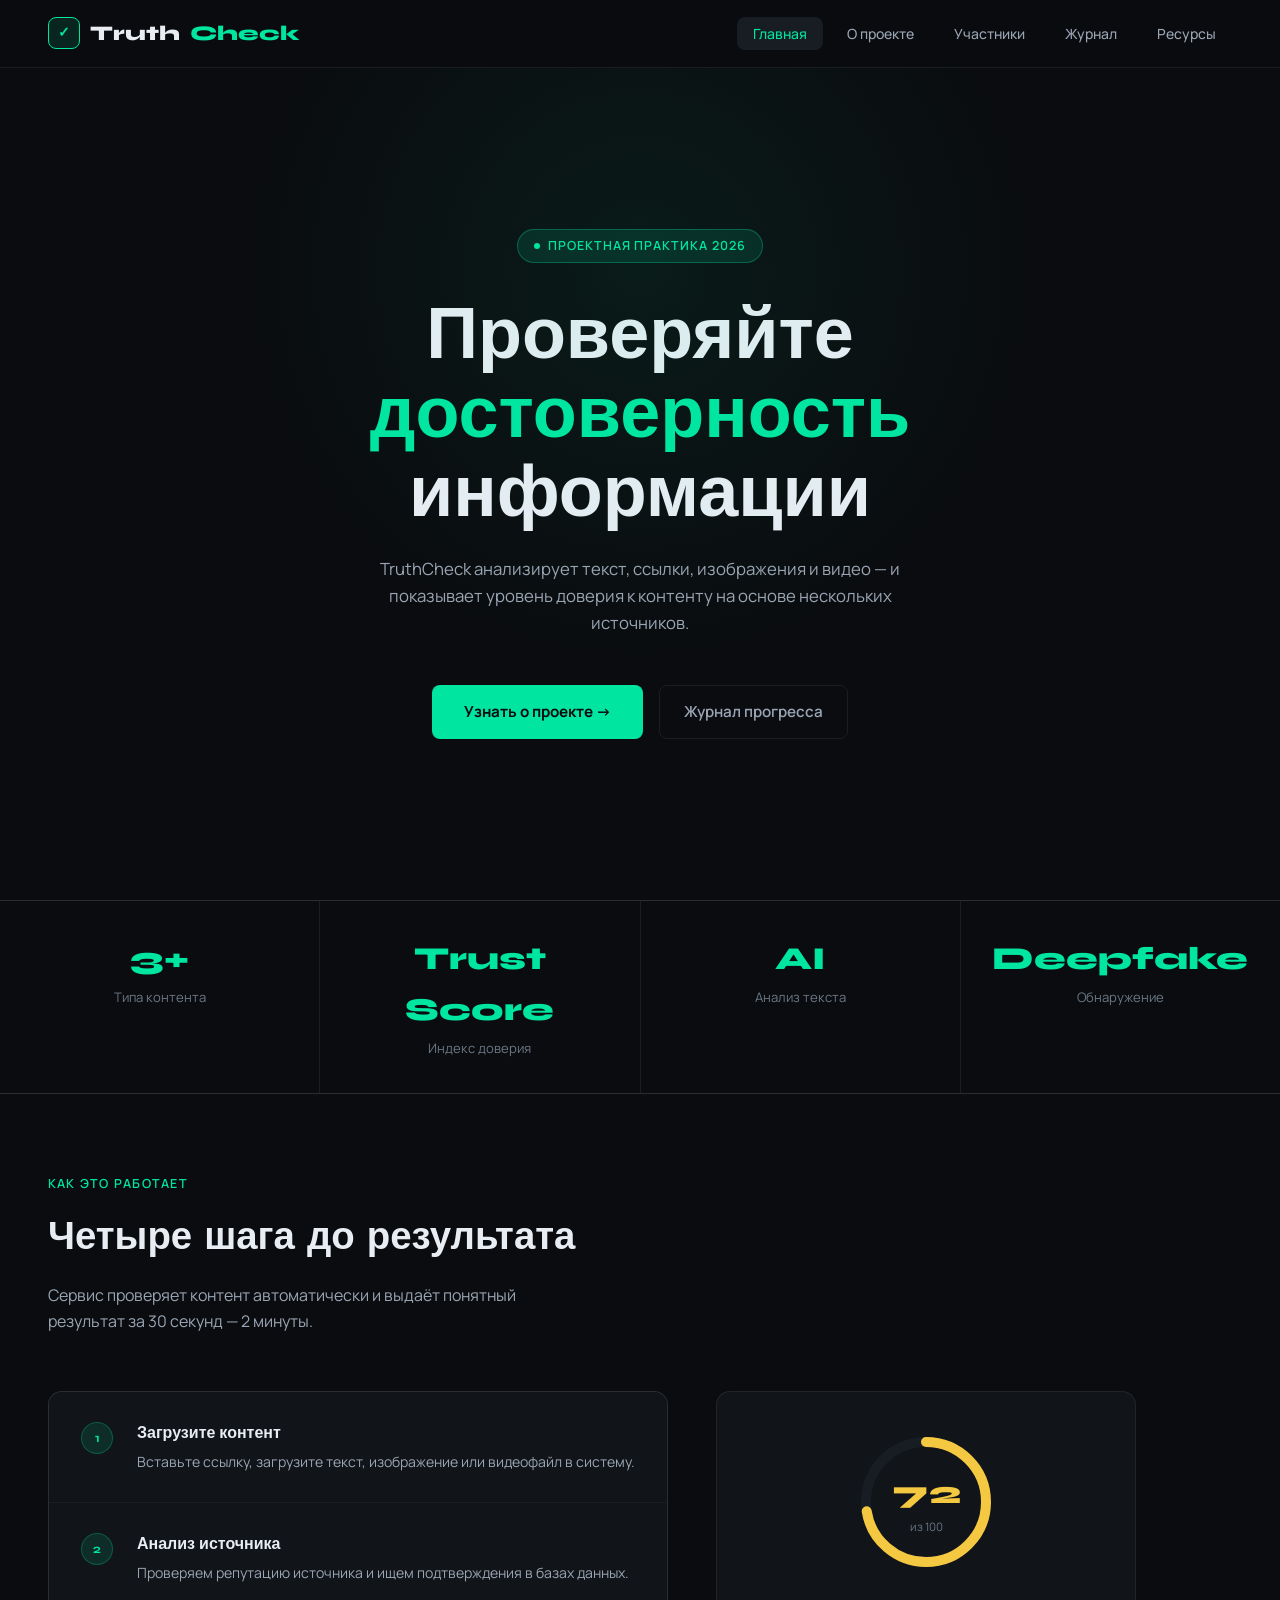
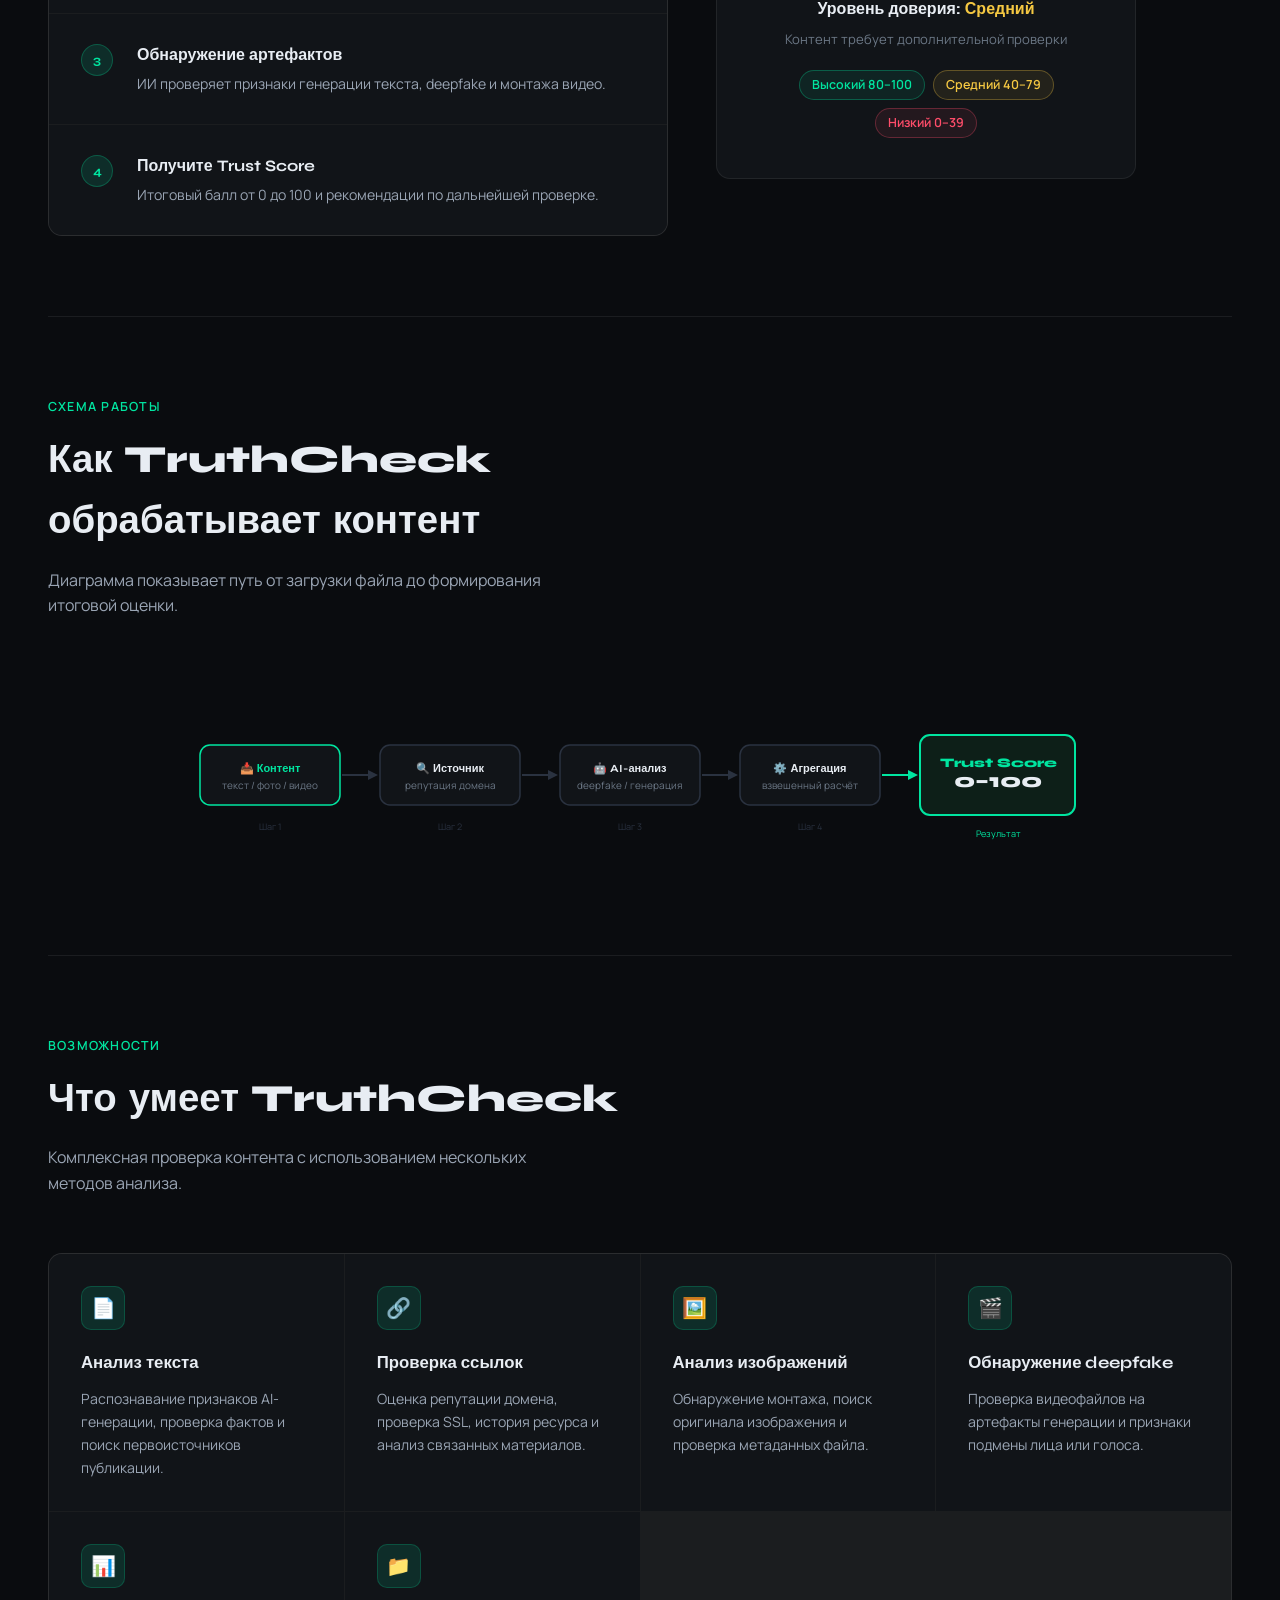
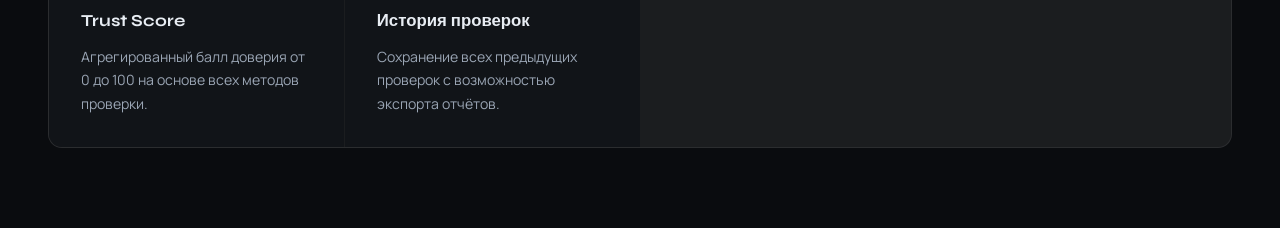
<file: scripts/index.html>
<!DOCTYPE html>
<html lang="ru">
<head>
  <meta charset="UTF-8">
  <meta name="viewport" content="width=device-width, initial-scale=1.0">
  <title>TruthCheck — Проверка достоверности информации</title>
  <link rel="stylesheet" href="css/style.css">
</head>
<body>

<nav>
  <a href="index.html" class="nav-logo">
    <span class="logo-icon">✓</span>
    Truth<span>Check</span>
  </a>
  <ul class="nav-links">
    <li><a href="index.html" class="active">Главная</a></li>
    <li><a href="about.html">О проекте</a></li>
    <li><a href="team.html">Участники</a></li>
    <li><a href="journal.html">Журнал</a></li>
    <li><a href="resources.html">Ресурсы</a></li>
  </ul>
</nav>

<main>

  <!-- HERO -->
  <div class="hero">
    <div class="hero-badge">Проектная практика 2026</div>
    <h1>Проверяйте<br><em>достоверность</em><br>информации</h1>
    <p>TruthCheck анализирует текст, ссылки, изображения и видео — и показывает уровень доверия к контенту на основе нескольких источников.</p>
    <div class="hero-btns">
      <a href="about.html" class="btn-primary">Узнать о проекте →</a>
      <a href="journal.html" class="btn-ghost">Журнал прогресса</a>
    </div>
  </div>

  <!-- STATS -->
  <div class="stats-row">
    <div class="stat-item">
      <span class="stat-num">3+</span>
      <span class="stat-label">Типа контента</span>
    </div>
    <div class="stat-item">
      <span class="stat-num">Trust Score</span>
      <span class="stat-label">Индекс доверия</span>
    </div>
    <div class="stat-item">
      <span class="stat-num">AI</span>
      <span class="stat-label">Анализ текста</span>
    </div>
    <div class="stat-item">
      <span class="stat-num">Deepfake</span>
      <span class="stat-label">Обнаружение</span>
    </div>
  </div>

  <!-- HOW IT WORKS -->
  <section>
    <p class="section-label">Как это работает</p>
    <h2 class="section-title">Четыре шага до результата</h2>
    <p class="section-sub">Сервис проверяет контент автоматически и выдаёт понятный результат за 30 секунд — 2 минуты.</p>

    <div style="display:flex; gap:48px; flex-wrap:wrap; align-items:flex-start;">
      <div class="steps">
        <div class="step">
          <div class="step-num">1</div>
          <div class="step-content">
            <h4>Загрузите контент</h4>
            <p>Вставьте ссылку, загрузите текст, изображение или видеофайл в систему.</p>
          </div>
        </div>
        <div class="step">
          <div class="step-num">2</div>
          <div class="step-content">
            <h4>Анализ источника</h4>
            <p>Проверяем репутацию источника и ищем подтверждения в базах данных.</p>
          </div>
        </div>
        <div class="step">
          <div class="step-num">3</div>
          <div class="step-content">
            <h4>Обнаружение артефактов</h4>
            <p>ИИ проверяет признаки генерации текста, deepfake и монтажа видео.</p>
          </div>
        </div>
        <div class="step">
          <div class="step-num">4</div>
          <div class="step-content">
            <h4>Получите Trust Score</h4>
            <p>Итоговый балл от 0 до 100 и рекомендации по дальнейшей проверке.</p>
          </div>
        </div>
      </div>

      <div class="score-demo">
        <div class="score-ring">
          <svg viewBox="0 0 140 140" width="140" height="140">
            <circle class="track" cx="70" cy="70" r="60"/>
            <circle class="fill" cx="70" cy="70" r="60"
              stroke="#f5c842"
              stroke-dasharray="377"
              stroke-dashoffset="104"/>
          </svg>
          <div class="score-center">
            <span class="score-num" style="color:#f5c842">72</span>
            <span class="score-of">из 100</span>
          </div>
        </div>
        <div style="font-family:'Syne',sans-serif; font-weight:700; margin-bottom:8px;">Уровень доверия: <span style="color:#f5c842">Средний</span></div>
        <div style="font-size:0.82rem; color:var(--text-muted); margin-bottom:16px;">Контент требует дополнительной проверки</div>
        <div class="trust-levels">
          <span class="trust-tag high">Высокий 80–100</span>
          <span class="trust-tag mid">Средний 40–79</span>
          <span class="trust-tag low">Низкий 0–39</span>
        </div>
      </div>
    </div>
  </section>

  <div class="divider"></div>

  <!-- PIPELINE DIAGRAM -->
  <section>
    <p class="section-label">Схема работы</p>
    <h2 class="section-title">Как TruthCheck обрабатывает контент</h2>
    <p class="section-sub">Диаграмма показывает путь от загрузки файла до формирования итоговой оценки.</p>

    <div style="overflow-x:auto;">
      <svg viewBox="0 0 900 200" xmlns="http://www.w3.org/2000/svg" style="width:100%;max-width:900px;display:block;margin:0 auto;">
        <!-- Boxes -->
        <!-- 1 Контент -->
        <rect x="10" y="70" width="140" height="60" rx="10" fill="#111418" stroke="#00e5a0" stroke-width="1.5"/>
        <text x="80" y="97" text-anchor="middle" fill="#00e5a0" font-family="Syne,sans-serif" font-size="11" font-weight="700">📥 Контент</text>
        <text x="80" y="114" text-anchor="middle" fill="#6b7785" font-family="Manrope,sans-serif" font-size="10">текст / фото / видео</text>

        <!-- Arrow -->
        <line x1="152" y1="100" x2="178" y2="100" stroke="#2a3240" stroke-width="2"/>
        <polygon points="178,95 188,100 178,105" fill="#2a3240"/>

        <!-- 2 Источник -->
        <rect x="190" y="70" width="140" height="60" rx="10" fill="#111418" stroke="#2a3240" stroke-width="1.5"/>
        <text x="260" y="97" text-anchor="middle" fill="#e8edf3" font-family="Syne,sans-serif" font-size="11" font-weight="700">🔍 Источник</text>
        <text x="260" y="114" text-anchor="middle" fill="#6b7785" font-family="Manrope,sans-serif" font-size="10">репутация домена</text>

        <!-- Arrow -->
        <line x1="332" y1="100" x2="358" y2="100" stroke="#2a3240" stroke-width="2"/>
        <polygon points="358,95 368,100 358,105" fill="#2a3240"/>

        <!-- 3 AI-анализ -->
        <rect x="370" y="70" width="140" height="60" rx="10" fill="#111418" stroke="#2a3240" stroke-width="1.5"/>
        <text x="440" y="97" text-anchor="middle" fill="#e8edf3" font-family="Syne,sans-serif" font-size="11" font-weight="700">🤖 AI-анализ</text>
        <text x="440" y="114" text-anchor="middle" fill="#6b7785" font-family="Manrope,sans-serif" font-size="10">deepfake / генерация</text>

        <!-- Arrow -->
        <line x1="512" y1="100" x2="538" y2="100" stroke="#2a3240" stroke-width="2"/>
        <polygon points="538,95 548,100 538,105" fill="#2a3240"/>

        <!-- 4 Агрегация -->
        <rect x="550" y="70" width="140" height="60" rx="10" fill="#111418" stroke="#2a3240" stroke-width="1.5"/>
        <text x="620" y="97" text-anchor="middle" fill="#e8edf3" font-family="Syne,sans-serif" font-size="11" font-weight="700">⚙️ Агрегация</text>
        <text x="620" y="114" text-anchor="middle" fill="#6b7785" font-family="Manrope,sans-serif" font-size="10">взвешенный расчёт</text>

        <!-- Arrow -->
        <line x1="692" y1="100" x2="718" y2="100" stroke="#00e5a0" stroke-width="2"/>
        <polygon points="718,95 728,100 718,105" fill="#00e5a0"/>

        <!-- 5 Trust Score -->
        <rect x="730" y="60" width="155" height="80" rx="10" fill="#0d1f18" stroke="#00e5a0" stroke-width="2"/>
        <text x="808" y="92" text-anchor="middle" fill="#00e5a0" font-family="Syne,sans-serif" font-size="13" font-weight="800">Trust Score</text>
        <text x="808" y="112" text-anchor="middle" fill="#e8edf3" font-family="Syne,sans-serif" font-size="20" font-weight="800">0–100</text>

        <!-- Labels below -->
        <text x="80" y="155" text-anchor="middle" fill="#2a3240" font-family="Manrope,sans-serif" font-size="9">Шаг 1</text>
        <text x="260" y="155" text-anchor="middle" fill="#2a3240" font-family="Manrope,sans-serif" font-size="9">Шаг 2</text>
        <text x="440" y="155" text-anchor="middle" fill="#2a3240" font-family="Manrope,sans-serif" font-size="9">Шаг 3</text>
        <text x="620" y="155" text-anchor="middle" fill="#2a3240" font-family="Manrope,sans-serif" font-size="9">Шаг 4</text>
        <text x="808" y="162" text-anchor="middle" fill="#00e5a0" font-family="Manrope,sans-serif" font-size="9">Результат</text>
      </svg>
    </div>
  </section>

  <div class="divider"></div>

  <!-- FEATURES -->
  <section>
    <p class="section-label">Возможности</p>
    <h2 class="section-title">Что умеет TruthCheck</h2>
    <p class="section-sub">Комплексная проверка контента с использованием нескольких методов анализа.</p>

    <div class="cards-grid">
      <div class="card">
        <div class="card-icon">📄</div>
        <h3>Анализ текста</h3>
        <p>Распознавание признаков AI-генерации, проверка фактов и поиск первоисточников публикации.</p>
      </div>
      <div class="card">
        <div class="card-icon">🔗</div>
        <h3>Проверка ссылок</h3>
        <p>Оценка репутации домена, проверка SSL, история ресурса и анализ связанных материалов.</p>
      </div>
      <div class="card">
        <div class="card-icon">🖼️</div>
        <h3>Анализ изображений</h3>
        <p>Обнаружение монтажа, поиск оригинала изображения и проверка метаданных файла.</p>
      </div>
      <div class="card">
        <div class="card-icon">🎬</div>
        <h3>Обнаружение deepfake</h3>
        <p>Проверка видеофайлов на артефакты генерации и признаки подмены лица или голоса.</p>
      </div>
      <div class="card">
        <div class="card-icon">📊</div>
        <h3>Trust Score</h3>
        <p>Агрегированный балл доверия от 0 до 100 на основе всех методов проверки.</p>
      </div>
      <div class="card">
        <div class="card-icon">📁</div>
        <h3>История проверок</h3>
        <p>Сохранение всех предыдущих проверок с возможностью экспорта отчётов.</p>
      </div>
    </div>
  </section>

</main>


</body>
</html>
</file>
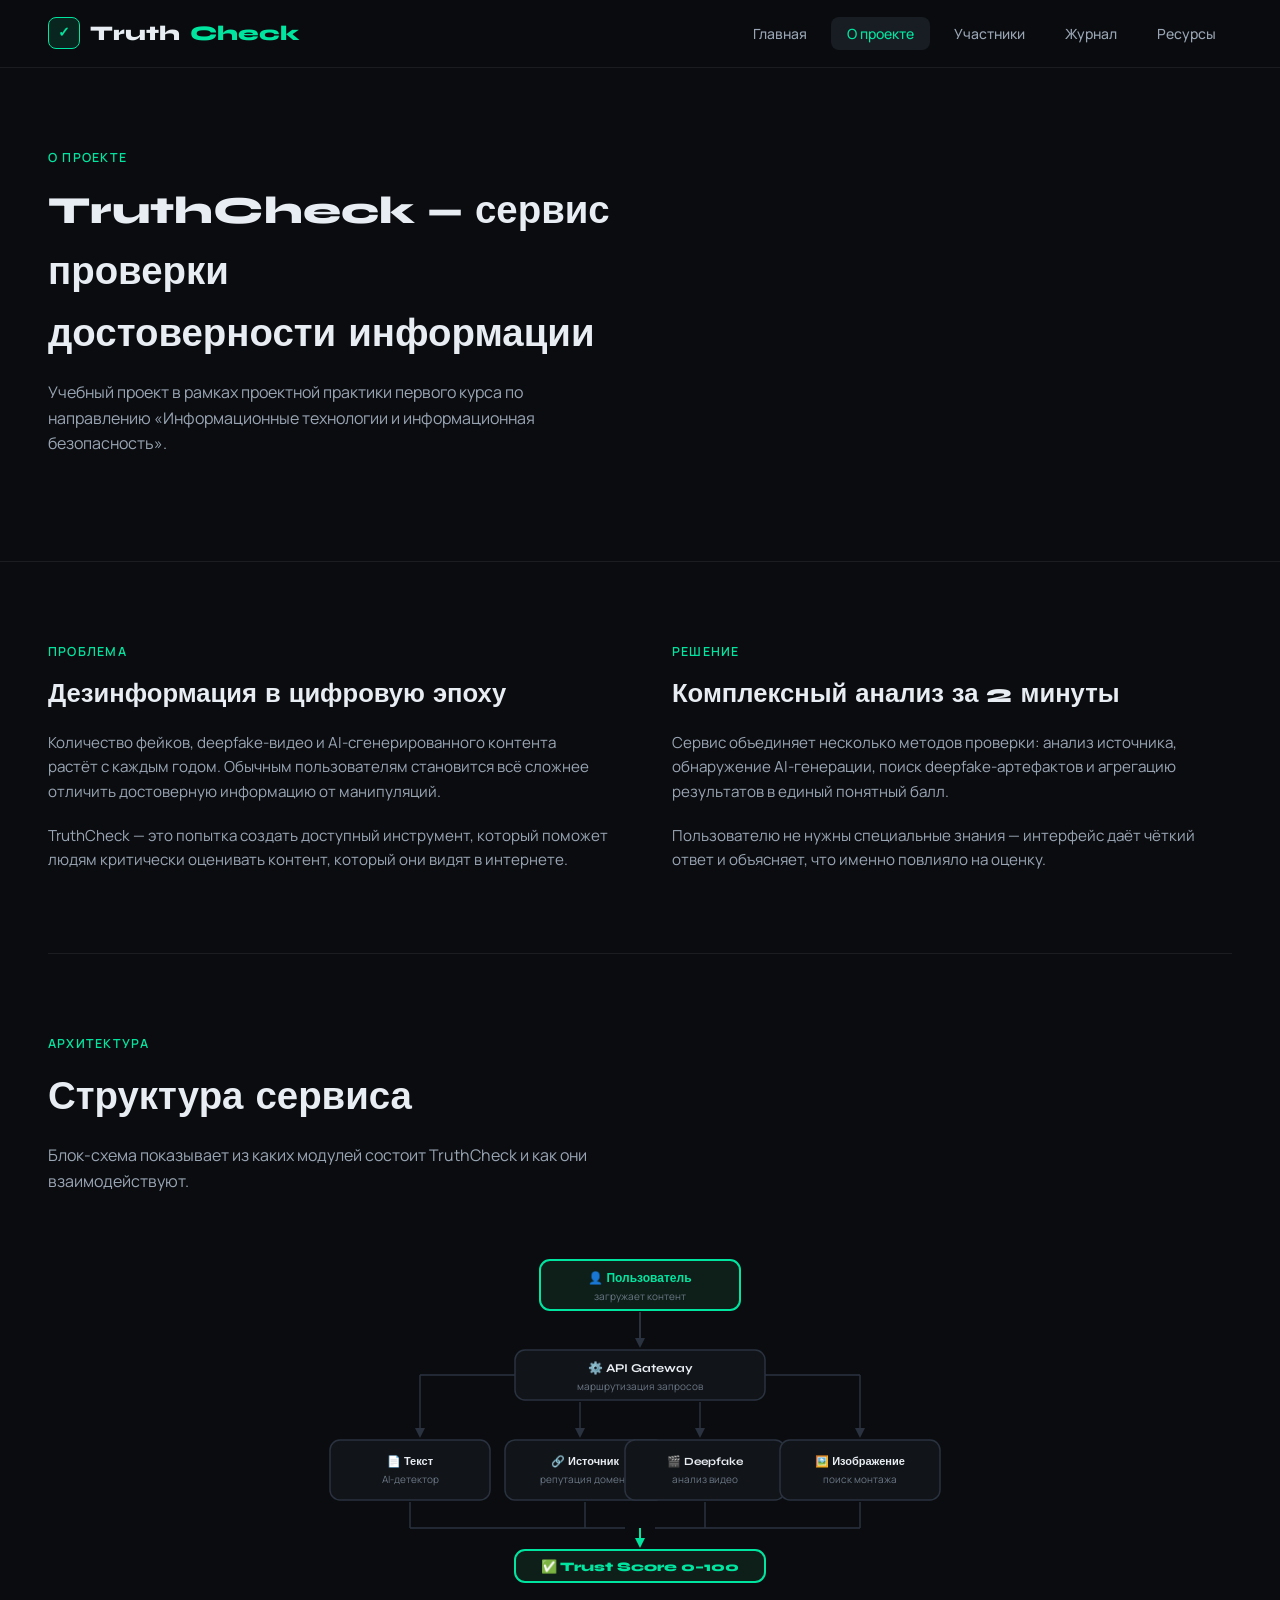
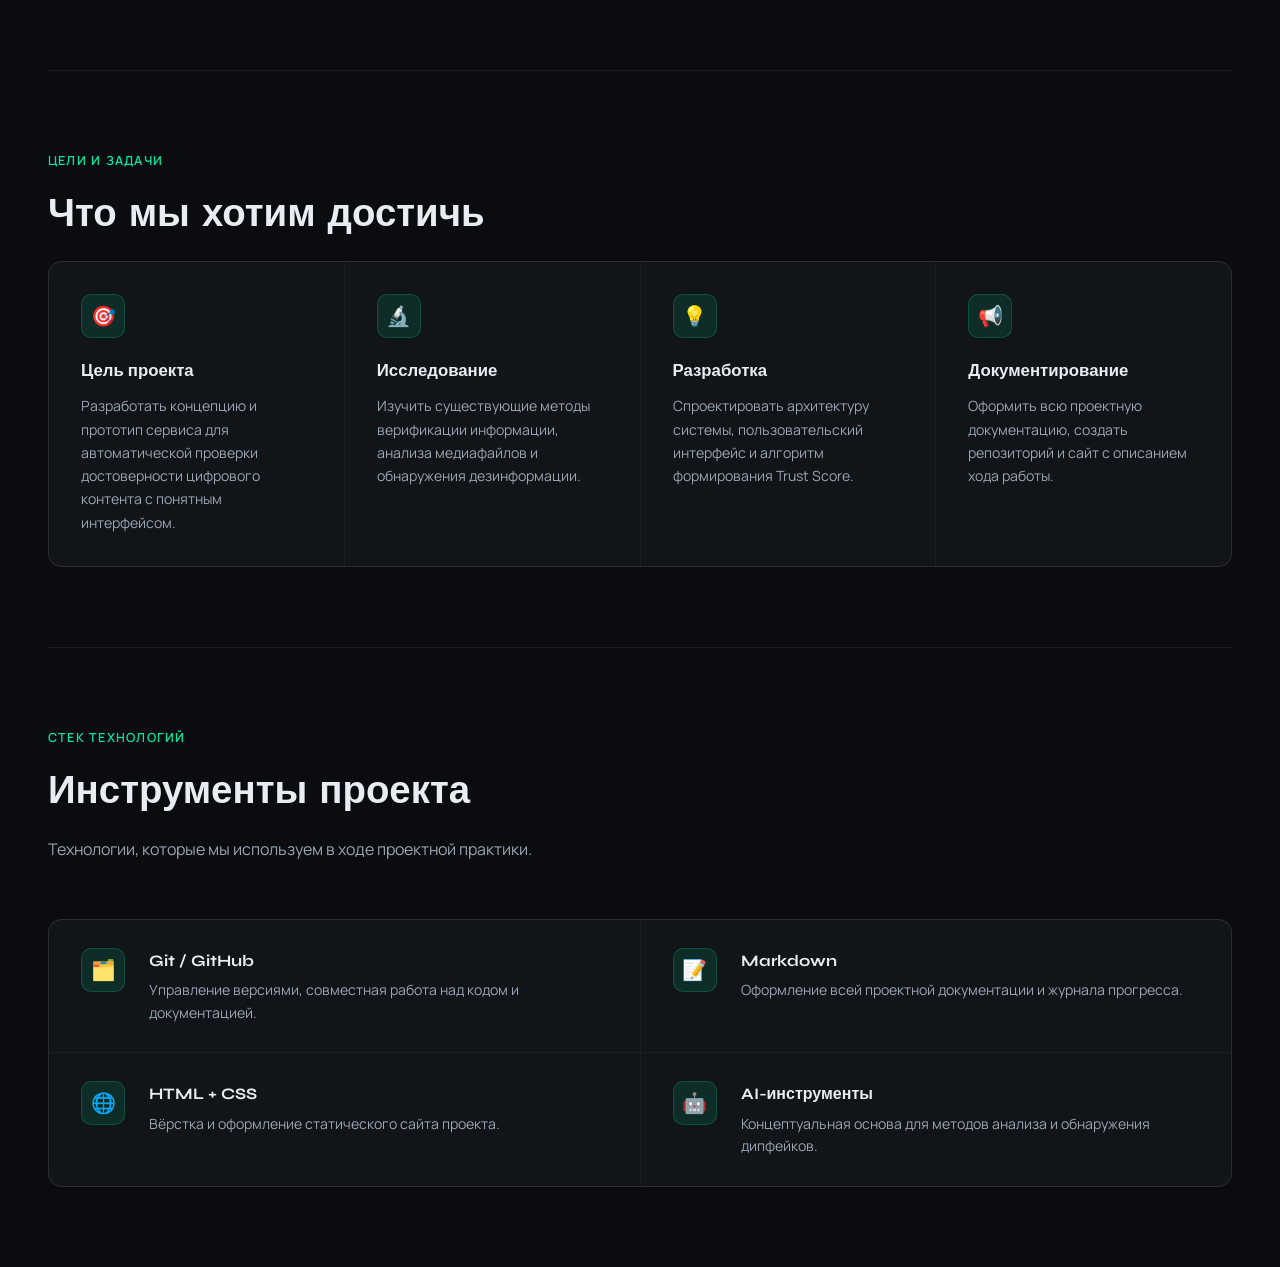
<file: scripts/about.html>
<!DOCTYPE html>
<html lang="ru">
<head>
  <meta charset="UTF-8">
  <meta name="viewport" content="width=device-width, initial-scale=1.0">
  <title>О проекте — TruthCheck</title>
  <link rel="stylesheet" href="css/style.css">
</head>
<body>

<nav>
  <a href="index.html" class="nav-logo">
    <span class="logo-icon">✓</span>
    Truth<span>Check</span>
  </a>
  <ul class="nav-links">
    <li><a href="index.html">Главная</a></li>
    <li><a href="about.html" class="active">О проекте</a></li>
    <li><a href="team.html">Участники</a></li>
    <li><a href="journal.html">Журнал</a></li>
    <li><a href="resources.html">Ресурсы</a></li>
  </ul>
</nav>

<main>

  <div class="page-header">
    <p class="section-label">О проекте</p>
    <h1 class="section-title">TruthCheck — сервис проверки<br>достоверности информации</h1>
    <p class="section-sub">Учебный проект в рамках проектной практики первого курса по направлению «Информационные технологии и информационная безопасность».</p>
  </div>

  <section>
    <div class="about-split">
      <div>
        <p class="section-label">Проблема</p>
        <h2 class="section-title" style="font-size:1.6rem">Дезинформация в цифровую эпоху</h2>
        <p style="color:var(--text-mid); margin-bottom:20px; font-size:0.95rem;">
          Количество фейков, deepfake-видео и AI-сгенерированного контента растёт с каждым годом. Обычным пользователям становится всё сложнее отличить достоверную информацию от манипуляций.
        </p>
        <p style="color:var(--text-mid); font-size:0.95rem;">
          TruthCheck — это попытка создать доступный инструмент, который поможет людям критически оценивать контент, который они видят в интернете.
        </p>
      </div>

      <div>
        <p class="section-label">Решение</p>
        <h2 class="section-title" style="font-size:1.6rem">Комплексный анализ за 2 минуты</h2>
        <p style="color:var(--text-mid); margin-bottom:20px; font-size:0.95rem;">
          Сервис объединяет несколько методов проверки: анализ источника, обнаружение AI-генерации, поиск deepfake-артефактов и агрегацию результатов в единый понятный балл.
        </p>
        <p style="color:var(--text-mid); font-size:0.95rem;">
          Пользователю не нужны специальные знания — интерфейс даёт чёткий ответ и объясняет, что именно повлияло на оценку.
        </p>
      </div>
    </div>
  </section>

  <div class="divider"></div>

  <!-- ARCHITECTURE DIAGRAM -->
  <section>
    <p class="section-label">Архитектура</p>
    <h2 class="section-title">Структура сервиса</h2>
    <p class="section-sub">Блок-схема показывает из каких модулей состоит TruthCheck и как они взаимодействуют.</p>

    <div style="overflow-x:auto;">
      <svg viewBox="0 0 860 340" xmlns="http://www.w3.org/2000/svg" style="width:100%;max-width:860px;display:block;margin:0 auto;">

        <!-- USER -->
        <rect x="330" y="10" width="200" height="50" rx="10" fill="#0d1f18" stroke="#00e5a0" stroke-width="2"/>
        <text x="430" y="32" text-anchor="middle" fill="#00e5a0" font-family="Syne,sans-serif" font-size="12" font-weight="700">👤 Пользователь</text>
        <text x="430" y="50" text-anchor="middle" fill="#6b7785" font-family="Manrope,sans-serif" font-size="10">загружает контент</text>

        <!-- Arrow down -->
        <line x1="430" y1="62" x2="430" y2="88" stroke="#2a3240" stroke-width="2"/>
        <polygon points="425,88 430,98 435,88" fill="#2a3240"/>

        <!-- API GATEWAY -->
        <rect x="305" y="100" width="250" height="50" rx="10" fill="#111418" stroke="#2a3240" stroke-width="1.5"/>
        <text x="430" y="122" text-anchor="middle" fill="#e8edf3" font-family="Syne,sans-serif" font-size="12" font-weight="700">⚙️ API Gateway</text>
        <text x="430" y="140" text-anchor="middle" fill="#6b7785" font-family="Manrope,sans-serif" font-size="10">маршрутизация запросов</text>

        <!-- Arrows to modules -->
        <!-- left -->
        <line x1="305" y1="125" x2="210" y2="125" stroke="#2a3240" stroke-width="1.5"/>
        <line x1="210" y1="125" x2="210" y2="178" stroke="#2a3240" stroke-width="1.5"/>
        <polygon points="205,178 210,188 215,178" fill="#2a3240"/>
        <!-- center-left -->
        <line x1="370" y1="152" x2="370" y2="178" stroke="#2a3240" stroke-width="1.5"/>
        <polygon points="365,178 370,188 375,178" fill="#2a3240"/>
        <!-- center-right -->
        <line x1="490" y1="152" x2="490" y2="178" stroke="#2a3240" stroke-width="1.5"/>
        <polygon points="485,178 490,188 495,178" fill="#2a3240"/>
        <!-- right -->
        <line x1="555" y1="125" x2="650" y2="125" stroke="#2a3240" stroke-width="1.5"/>
        <line x1="650" y1="125" x2="650" y2="178" stroke="#2a3240" stroke-width="1.5"/>
        <polygon points="645,178 650,188 655,178" fill="#2a3240"/>

        <!-- MODULE BOXES -->
        <!-- Text Analysis -->
        <rect x="120" y="190" width="160" height="60" rx="10" fill="#111418" stroke="#2a3240" stroke-width="1.5"/>
        <text x="200" y="215" text-anchor="middle" fill="#e8edf3" font-family="Syne,sans-serif" font-size="11" font-weight="700">📄 Текст</text>
        <text x="200" y="233" text-anchor="middle" fill="#6b7785" font-family="Manrope,sans-serif" font-size="10">AI-детектор</text>

        <!-- Source Check -->
        <rect x="295" y="190" width="160" height="60" rx="10" fill="#111418" stroke="#2a3240" stroke-width="1.5"/>
        <text x="375" y="215" text-anchor="middle" fill="#e8edf3" font-family="Syne,sans-serif" font-size="11" font-weight="700">🔗 Источник</text>
        <text x="375" y="233" text-anchor="middle" fill="#6b7785" font-family="Manrope,sans-serif" font-size="10">репутация домена</text>

        <!-- Deepfake -->
        <rect x="415" y="190" width="160" height="60" rx="10" fill="#111418" stroke="#2a3240" stroke-width="1.5"/>
        <text x="495" y="215" text-anchor="middle" fill="#e8edf3" font-family="Syne,sans-serif" font-size="11" font-weight="700">🎬 Deepfake</text>
        <text x="495" y="233" text-anchor="middle" fill="#6b7785" font-family="Manrope,sans-serif" font-size="10">анализ видео</text>

        <!-- Image -->
        <rect x="570" y="190" width="160" height="60" rx="10" fill="#111418" stroke="#2a3240" stroke-width="1.5"/>
        <text x="650" y="215" text-anchor="middle" fill="#e8edf3" font-family="Syne,sans-serif" font-size="11" font-weight="700">🖼️ Изображение</text>
        <text x="650" y="233" text-anchor="middle" fill="#6b7785" font-family="Manrope,sans-serif" font-size="10">поиск монтажа</text>

        <!-- Arrows to aggregator -->
        <line x1="200" y1="252" x2="200" y2="278" stroke="#2a3240" stroke-width="1.5"/>
        <line x1="200" y1="278" x2="415" y2="278" stroke="#2a3240" stroke-width="1.5"/>
        <line x1="375" y1="252" x2="375" y2="278" stroke="#2a3240" stroke-width="1.5"/>
        <line x1="495" y1="252" x2="495" y2="278" stroke="#2a3240" stroke-width="1.5"/>
        <line x1="650" y1="252" x2="650" y2="278" stroke="#2a3240" stroke-width="1.5"/>
        <line x1="650" y1="278" x2="445" y2="278" stroke="#2a3240" stroke-width="1.5"/>
        <line x1="430" y1="278" x2="430" y2="288" stroke="#00e5a0" stroke-width="2"/>
        <polygon points="425,288 430,298 435,288" fill="#00e5a0"/>

        <!-- TRUST SCORE -->
        <rect x="305" y="300" width="250" height="32" rx="10" fill="#0d1f18" stroke="#00e5a0" stroke-width="2"/>
        <text x="430" y="321" text-anchor="middle" fill="#00e5a0" font-family="Syne,sans-serif" font-size="13" font-weight="800">✅ Trust Score 0–100</text>
      </svg>
    </div>
  </section>

  <div class="divider"></div>

  <section>
    <p class="section-label">Цели и задачи</p>
    <h2 class="section-title">Что мы хотим достичь</h2>

    <div class="cards-grid" style="grid-template-columns: repeat(auto-fit, minmax(260px, 1fr));">
      <div class="card">
        <div class="card-icon">🎯</div>
        <h3>Цель проекта</h3>
        <p>Разработать концепцию и прототип сервиса для автоматической проверки достоверности цифрового контента с понятным интерфейсом.</p>
      </div>
      <div class="card">
        <div class="card-icon">🔬</div>
        <h3>Исследование</h3>
        <p>Изучить существующие методы верификации информации, анализа медиафайлов и обнаружения дезинформации.</p>
      </div>
      <div class="card">
        <div class="card-icon">💡</div>
        <h3>Разработка</h3>
        <p>Спроектировать архитектуру системы, пользовательский интерфейс и алгоритм формирования Trust Score.</p>
      </div>
      <div class="card">
        <div class="card-icon">📢</div>
        <h3>Документирование</h3>
        <p>Оформить всю проектную документацию, создать репозиторий и сайт с описанием хода работы.</p>
      </div>
    </div>
  </section>

  <div class="divider"></div>

  <section>
    <p class="section-label">Стек технологий</p>
    <h2 class="section-title">Инструменты проекта</h2>
    <p class="section-sub">Технологии, которые мы используем в ходе проектной практики.</p>

    <div style="display:grid; grid-template-columns:1fr 1fr; gap:1px; border-radius:var(--radius); overflow:hidden; background:var(--border); border:1px solid var(--border);">
      <div class="step">
        <div class="card-icon" style="margin:0; flex-shrink:0;">🗂️</div>
        <div class="step-content">
          <h4>Git / GitHub</h4>
          <p>Управление версиями, совместная работа над кодом и документацией.</p>
        </div>
      </div>
      <div class="step">
        <div class="card-icon" style="margin:0; flex-shrink:0;">📝</div>
        <div class="step-content">
          <h4>Markdown</h4>
          <p>Оформление всей проектной документации и журнала прогресса.</p>
        </div>
      </div>
      <div class="step">
        <div class="card-icon" style="margin:0; flex-shrink:0;">🌐</div>
        <div class="step-content">
          <h4>HTML + CSS</h4>
          <p>Вёрстка и оформление статического сайта проекта.</p>
        </div>
      </div>
      <div class="step">
        <div class="card-icon" style="margin:0; flex-shrink:0;">🤖</div>
        <div class="step-content">
          <h4>AI-инструменты</h4>
          <p>Концептуальная основа для методов анализа и обнаружения дипфейков.</p>
        </div>
      </div>
    </div>
  </section>

</main>


</body>
</html>
</file>
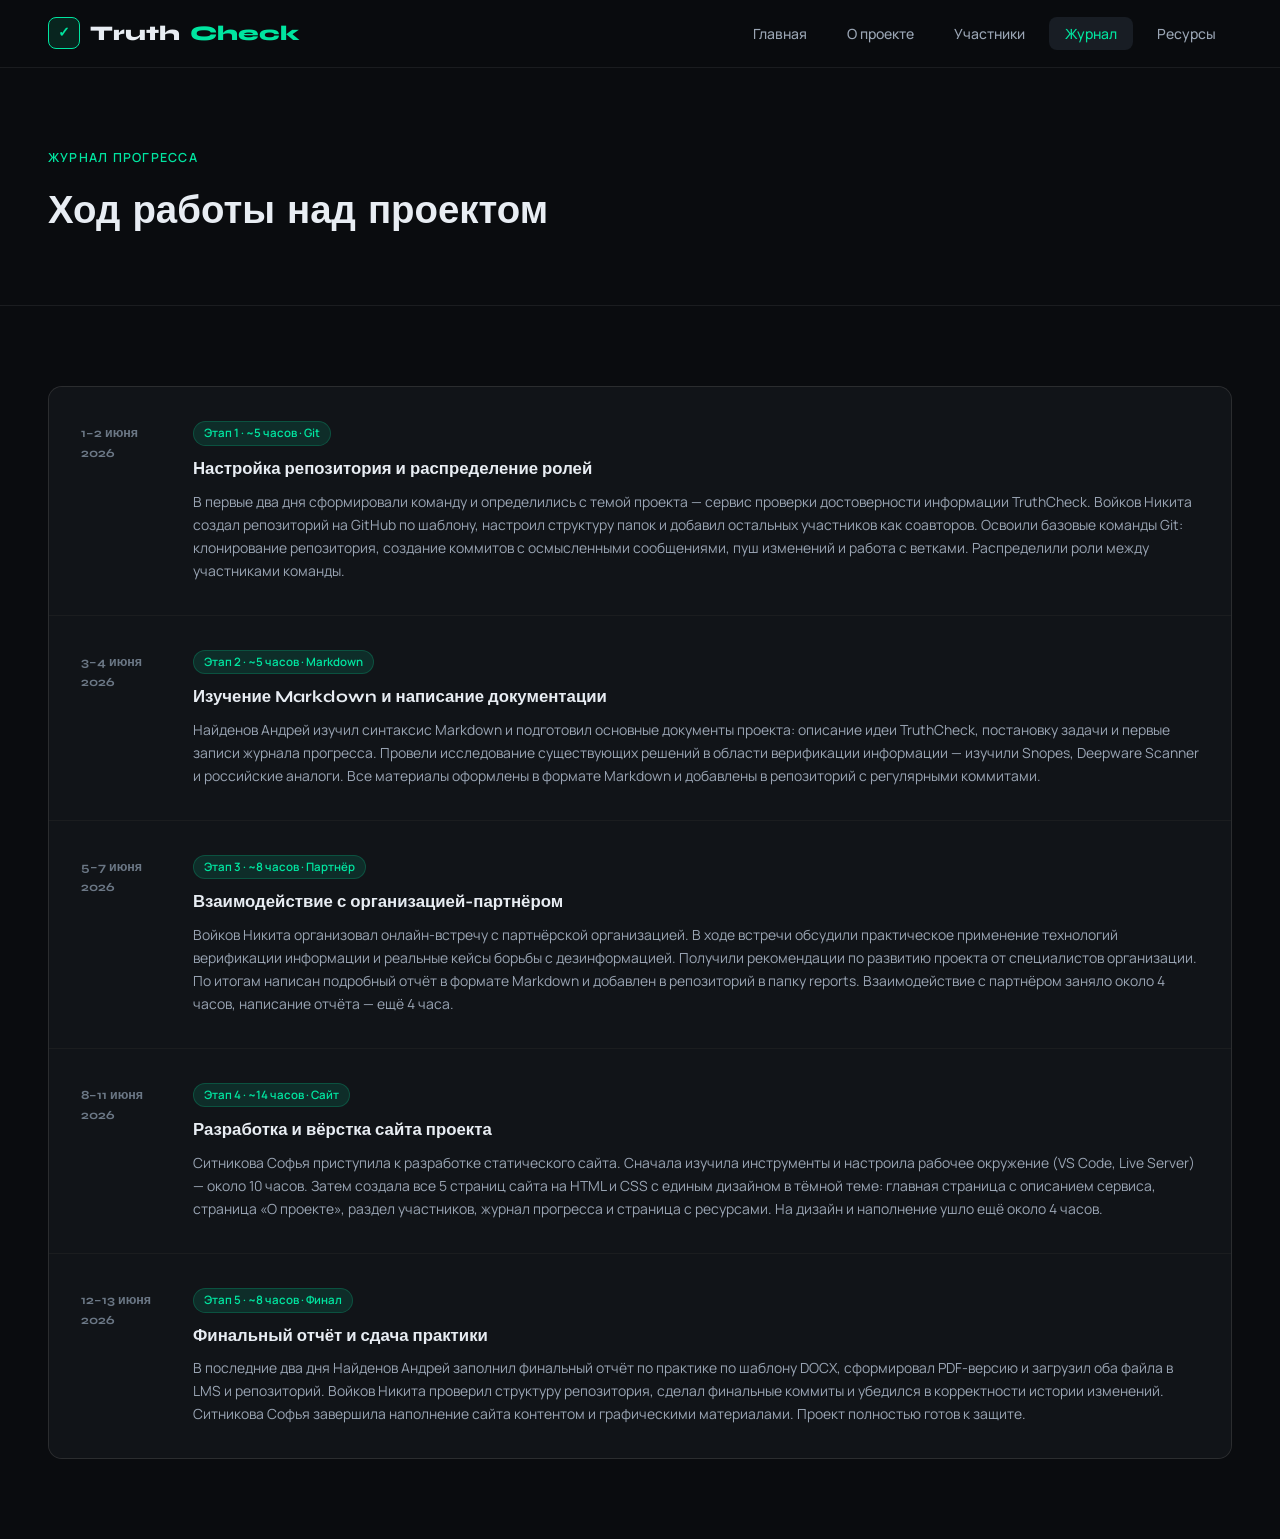
<file: scripts/journal.html>
<!DOCTYPE html>
<html lang="ru">
<head>
  <meta charset="UTF-8">
  <meta name="viewport" content="width=device-width, initial-scale=1.0">
  <title>Журнал — TruthCheck</title>
  <link rel="stylesheet" href="css/style.css">
</head>
<body>

<nav>
  <a href="index.html" class="nav-logo">
    <span class="logo-icon">✓</span>
    Truth<span>Check</span>
  </a>
  <ul class="nav-links">
    <li><a href="index.html">Главная</a></li>
    <li><a href="about.html">О проекте</a></li>
    <li><a href="team.html">Участники</a></li>
    <li><a href="journal.html" class="active">Журнал</a></li>
    <li><a href="resources.html">Ресурсы</a></li>
  </ul>
</nav>

<main>

  <div class="page-header">
    <p class="section-label">Журнал прогресса</p>
    <h1 class="section-title">Ход работы над проектом</h1>
  </div>

  <section>
    <div class="journal-list">

      <div class="journal-post">
        <div class="post-date">1–2 июня<br>2026</div>
        <div>
          <span class="post-tag">Этап 1 · ~5 часов · Git</span>
          <div class="post-title">Настройка репозитория и распределение ролей</div>
          <div class="post-text">
            В первые два дня сформировали команду и определились с темой проекта — сервис проверки достоверности информации TruthCheck. Войков Никита создал репозиторий на GitHub по шаблону, настроил структуру папок и добавил остальных участников как соавторов. Освоили базовые команды Git: клонирование репозитория, создание коммитов с осмысленными сообщениями, пуш изменений и работа с ветками. Распределили роли между участниками команды.
          </div>
        </div>
      </div>

      <div class="journal-post">
        <div class="post-date">3–4 июня<br>2026</div>
        <div>
          <span class="post-tag">Этап 2 · ~5 часов · Markdown</span>
          <div class="post-title">Изучение Markdown и написание документации</div>
          <div class="post-text">
            Найденов Андрей изучил синтаксис Markdown и подготовил основные документы проекта: описание идеи TruthCheck, постановку задачи и первые записи журнала прогресса. Провели исследование существующих решений в области верификации информации — изучили Snopes, Deepware Scanner и российские аналоги. Все материалы оформлены в формате Markdown и добавлены в репозиторий с регулярными коммитами.
          </div>
        </div>
      </div>

      <div class="journal-post">
        <div class="post-date">5–7 июня<br>2026</div>
        <div>
          <span class="post-tag">Этап 3 · ~8 часов · Партнёр</span>
          <div class="post-title">Взаимодействие с организацией-партнёром</div>
          <div class="post-text">
            Войков Никита организовал онлайн-встречу с партнёрской организацией. В ходе встречи обсудили практическое применение технологий верификации информации и реальные кейсы борьбы с дезинформацией. Получили рекомендации по развитию проекта от специалистов организации. По итогам написан подробный отчёт в формате Markdown и добавлен в репозиторий в папку reports. Взаимодействие с партнёром заняло около 4 часов, написание отчёта — ещё 4 часа.
          </div>
        </div>
      </div>

      <div class="journal-post">
        <div class="post-date">8–11 июня<br>2026</div>
        <div>
          <span class="post-tag">Этап 4 · ~14 часов · Сайт</span>
          <div class="post-title">Разработка и вёрстка сайта проекта</div>
          <div class="post-text">
            Ситникова Софья приступила к разработке статического сайта. Сначала изучила инструменты и настроила рабочее окружение (VS Code, Live Server) — около 10 часов. Затем создала все 5 страниц сайта на HTML и CSS с единым дизайном в тёмной теме: главная страница с описанием сервиса, страница «О проекте», раздел участников, журнал прогресса и страница с ресурсами. На дизайн и наполнение ушло ещё около 4 часов.
          </div>
        </div>
      </div>

      <div class="journal-post">
        <div class="post-date">12–13 июня<br>2026</div>
        <div>
          <span class="post-tag">Этап 5 · ~8 часов · Финал</span>
          <div class="post-title">Финальный отчёт и сдача практики</div>
          <div class="post-text">
            В последние два дня Найденов Андрей заполнил финальный отчёт по практике по шаблону DOCX, сформировал PDF-версию и загрузил оба файла в LMS и репозиторий. Войков Никита проверил структуру репозитория, сделал финальные коммиты и убедился в корректности истории изменений. Ситникова Софья завершила наполнение сайта контентом и графическими материалами. Проект полностью готов к защите.
          </div>
        </div>
      </div>

    </div>
  </section>

</main>


</body>
</html>
</file>
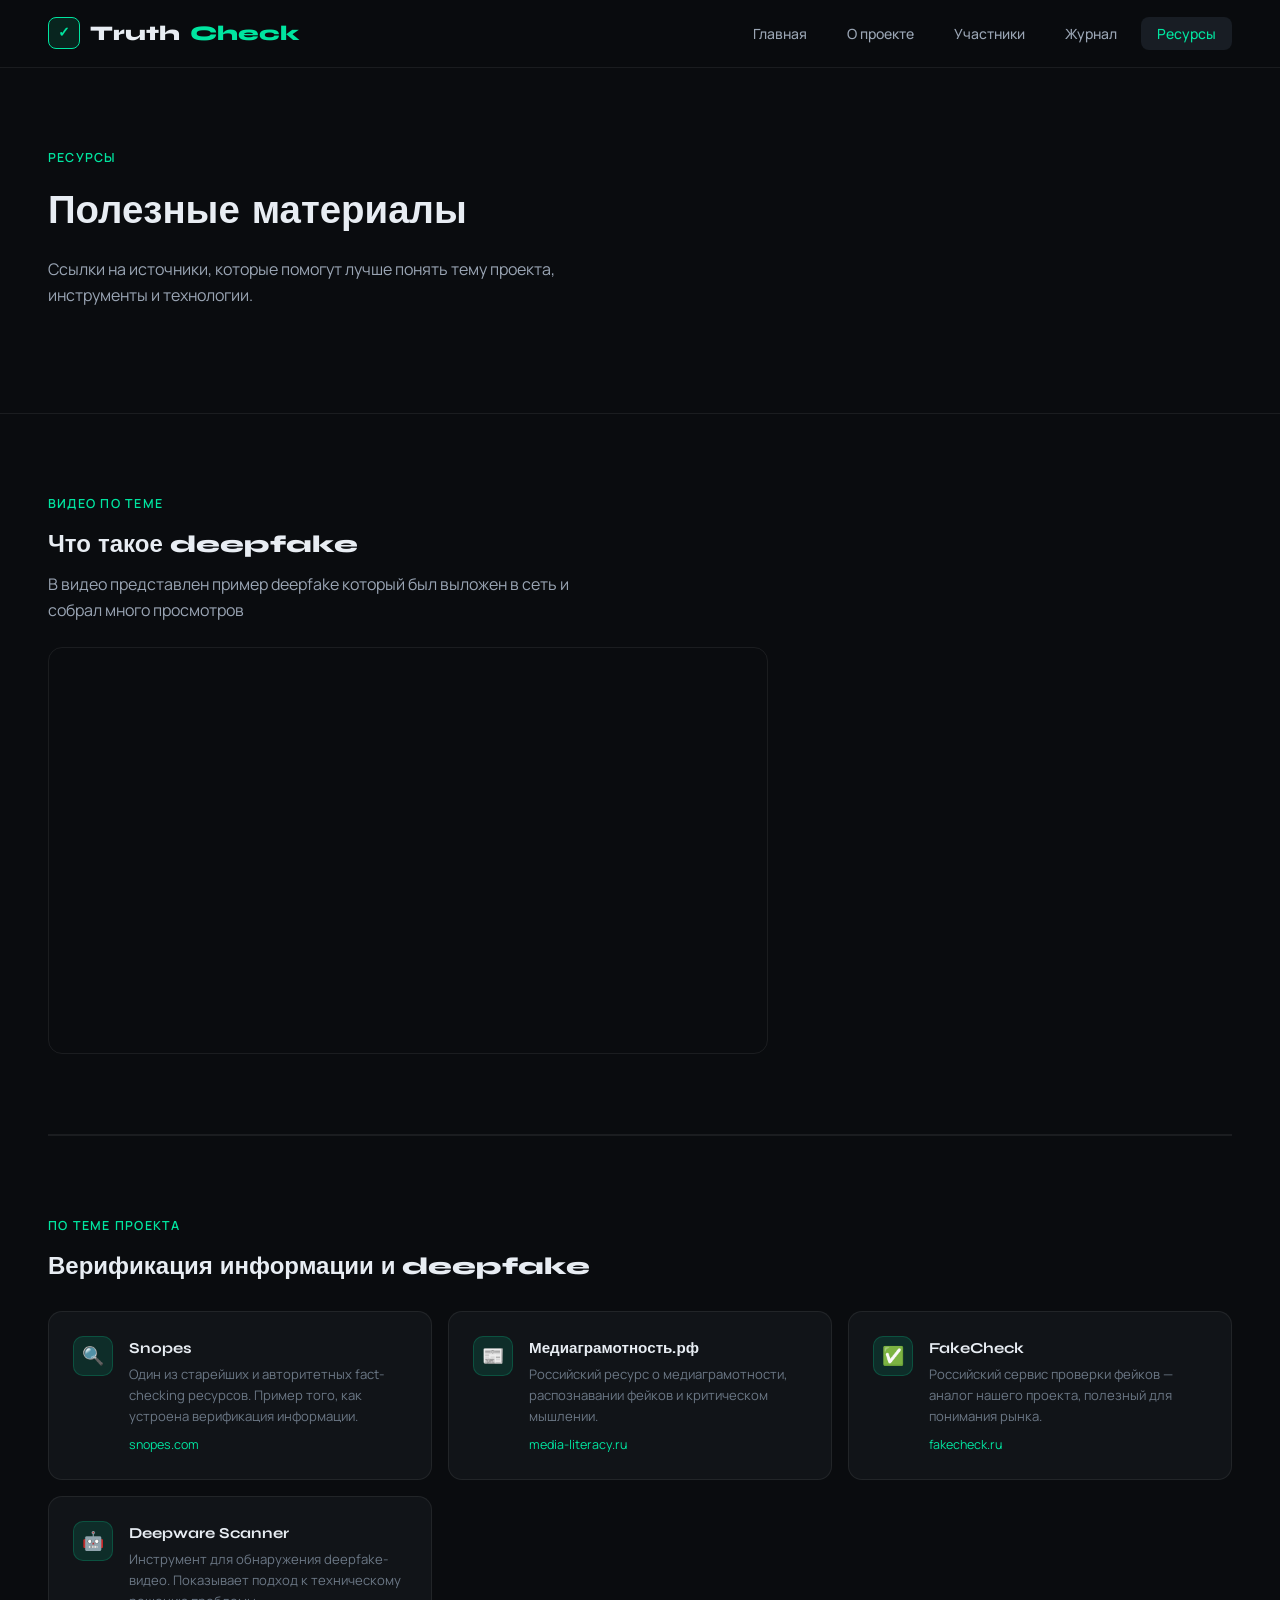
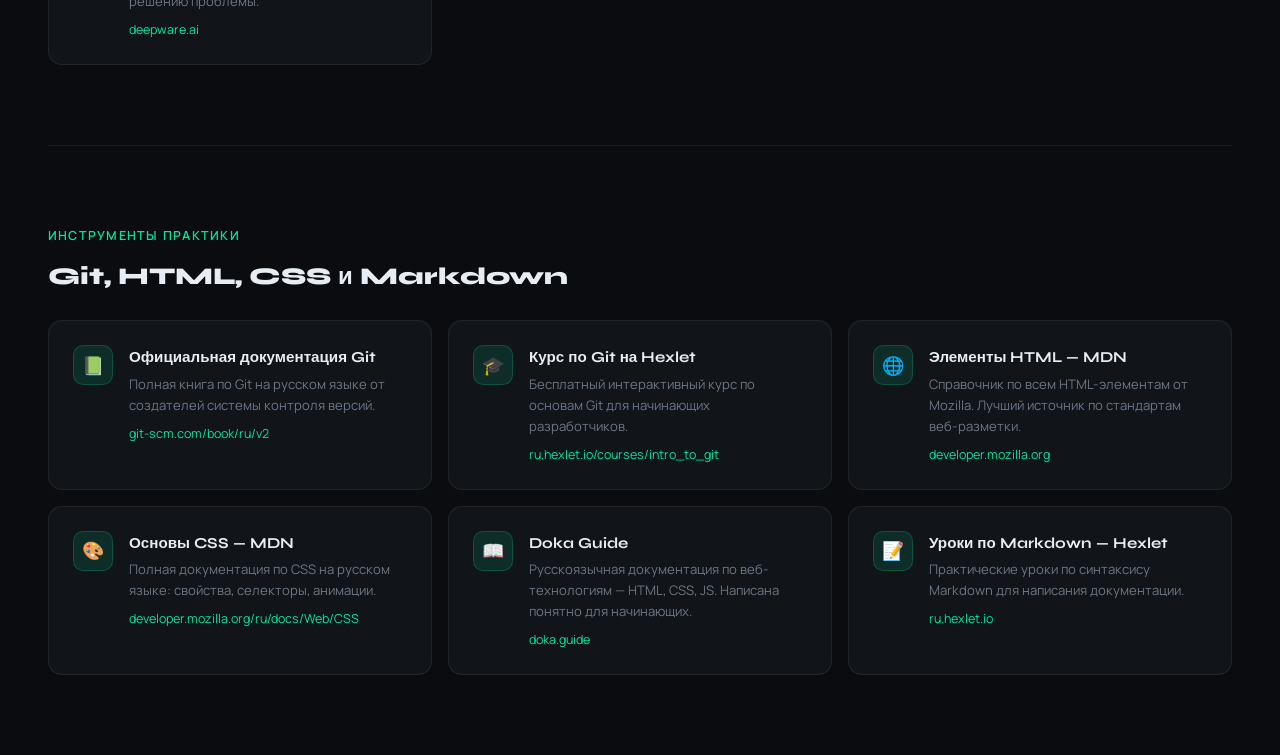
<file: scripts/resources.html>
<!DOCTYPE html>
<html lang="ru">
<head>
  <meta charset="UTF-8">
  <meta name="viewport" content="width=device-width, initial-scale=1.0">
  <title>Ресурсы — TruthCheck</title>
  <link rel="stylesheet" href="css/style.css">
  <style>
    .video-wrapper {
      position: relative;
      padding-bottom: 56.25%;
      height: 0;
      overflow: hidden;
      border-radius: var(--radius);
      border: 1px solid var(--border);
    }
    .video-wrapper iframe {
      position: absolute;
      top: 0; left: 0;
      width: 100%; height: 100%;
      border: none;
    }
  </style>
</head>
<body>

<nav>
  <a href="index.html" class="nav-logo">
    <span class="logo-icon">✓</span>
    Truth<span>Check</span>
  </a>
  <ul class="nav-links">
    <li><a href="index.html">Главная</a></li>
    <li><a href="about.html">О проекте</a></li>
    <li><a href="team.html">Участники</a></li>
    <li><a href="journal.html">Журнал</a></li>
    <li><a href="resources.html" class="active">Ресурсы</a></li>
  </ul>
</nav>

<main>

  <div class="page-header">
    <p class="section-label">Ресурсы</p>
    <h1 class="section-title">Полезные материалы</h1>
    <p class="section-sub">Ссылки на источники, которые помогут лучше понять тему проекта, инструменты и технологии.</p>
  </div>

  <!-- VIDEO -->
  <section>
    <p class="section-label">Видео по теме</p>
    <h2 class="section-title" style="font-size:1.5rem; margin-bottom:8px;">Что такое deepfake</h2>
    <p class="section-sub" style="margin-bottom:24px;">В видео представлен пример deepfake который был выложен в сеть и собрал много просмотров</p>
    <div style="max-width:720px;">
      <div class="video-wrapper">
        <iframe
          src="https://www.youtube.com/embed/cQ54GDm1eL0"
          title="Что такое deepfake"
          allowfullscreen>
        </iframe>
      </div>
    </div>
  </section>

  <div class="divider"></div>


  <div class="divider"></div>

  <section>
    <p class="section-label">По теме проекта</p>
    <h2 class="section-title" style="font-size:1.5rem; margin-bottom:24px;">Верификация информации и deepfake</h2>

    <div class="resources-grid">
      <a href="https://snopes.com" target="_blank" class="resource-card">
        <div class="resource-icon">🔍</div>
        <div>
          <div class="resource-title">Snopes</div>
          <div class="resource-desc">Один из старейших и авторитетных fact-checking ресурсов. Пример того, как устроена верификация информации.</div>
          <span class="resource-link">snopes.com</span>
        </div>
      </a>
      <a href="https://www.media-literacy.ru" target="_blank" class="resource-card">
        <div class="resource-icon">📰</div>
        <div>
          <div class="resource-title">Медиаграмотность.рф</div>
          <div class="resource-desc">Российский ресурс о медиаграмотности, распознавании фейков и критическом мышлении.</div>
          <span class="resource-link">media-literacy.ru</span>
        </div>
      </a>
      <a href="https://fakecheck.ru" target="_blank" class="resource-card">
        <div class="resource-icon">✅</div>
        <div>
          <div class="resource-title">FakeCheck</div>
          <div class="resource-desc">Российский сервис проверки фейков — аналог нашего проекта, полезный для понимания рынка.</div>
          <span class="resource-link">fakecheck.ru</span>
        </div>
      </a>
      <a href="https://deepware.ai" target="_blank" class="resource-card">
        <div class="resource-icon">🤖</div>
        <div>
          <div class="resource-title">Deepware Scanner</div>
          <div class="resource-desc">Инструмент для обнаружения deepfake-видео. Показывает подход к техническому решению проблемы.</div>
          <span class="resource-link">deepware.ai</span>
        </div>
      </a>
    </div>
  </section>

  <div class="divider"></div>

  <section>
    <p class="section-label">Инструменты практики</p>
    <h2 class="section-title" style="font-size:1.5rem; margin-bottom:24px;">Git, HTML, CSS и Markdown</h2>

    <div class="resources-grid">
      <a href="https://git-scm.com/book/ru/v2" target="_blank" class="resource-card">
        <div class="resource-icon">📗</div>
        <div>
          <div class="resource-title">Официальная документация Git</div>
          <div class="resource-desc">Полная книга по Git на русском языке от создателей системы контроля версий.</div>
          <span class="resource-link">git-scm.com/book/ru/v2</span>
        </div>
      </a>
      <a href="https://ru.hexlet.io/courses/intro_to_git" target="_blank" class="resource-card">
        <div class="resource-icon">🎓</div>
        <div>
          <div class="resource-title">Курс по Git на Hexlet</div>
          <div class="resource-desc">Бесплатный интерактивный курс по основам Git для начинающих разработчиков.</div>
          <span class="resource-link">ru.hexlet.io/courses/intro_to_git</span>
        </div>
      </a>
      <a href="https://developer.mozilla.org/ru/docs/Web/HTML/Element" target="_blank" class="resource-card">
        <div class="resource-icon">🌐</div>
        <div>
          <div class="resource-title">Элементы HTML — MDN</div>
          <div class="resource-desc">Справочник по всем HTML-элементам от Mozilla. Лучший источник по стандартам веб-разметки.</div>
          <span class="resource-link">developer.mozilla.org</span>
        </div>
      </a>
      <a href="https://developer.mozilla.org/ru/docs/Web/CSS" target="_blank" class="resource-card">
        <div class="resource-icon">🎨</div>
        <div>
          <div class="resource-title">Основы CSS — MDN</div>
          <div class="resource-desc">Полная документация по CSS на русском языке: свойства, селекторы, анимации.</div>
          <span class="resource-link">developer.mozilla.org/ru/docs/Web/CSS</span>
        </div>
      </a>
      <a href="https://doka.guide" target="_blank" class="resource-card">
        <div class="resource-icon">📖</div>
        <div>
          <div class="resource-title">Doka Guide</div>
          <div class="resource-desc">Русскоязычная документация по веб-технологиям — HTML, CSS, JS. Написана понятно для начинающих.</div>
          <span class="resource-link">doka.guide</span>
        </div>
      </a>
      <a href="https://ru.hexlet.io/lesson_filters/markdown" target="_blank" class="resource-card">
        <div class="resource-icon">📝</div>
        <div>
          <div class="resource-title">Уроки по Markdown — Hexlet</div>
          <div class="resource-desc">Практические уроки по синтаксису Markdown для написания документации.</div>
          <span class="resource-link">ru.hexlet.io</span>
        </div>
      </a>
    </div>
  </section>

</main>


</body>
</html>
</file>
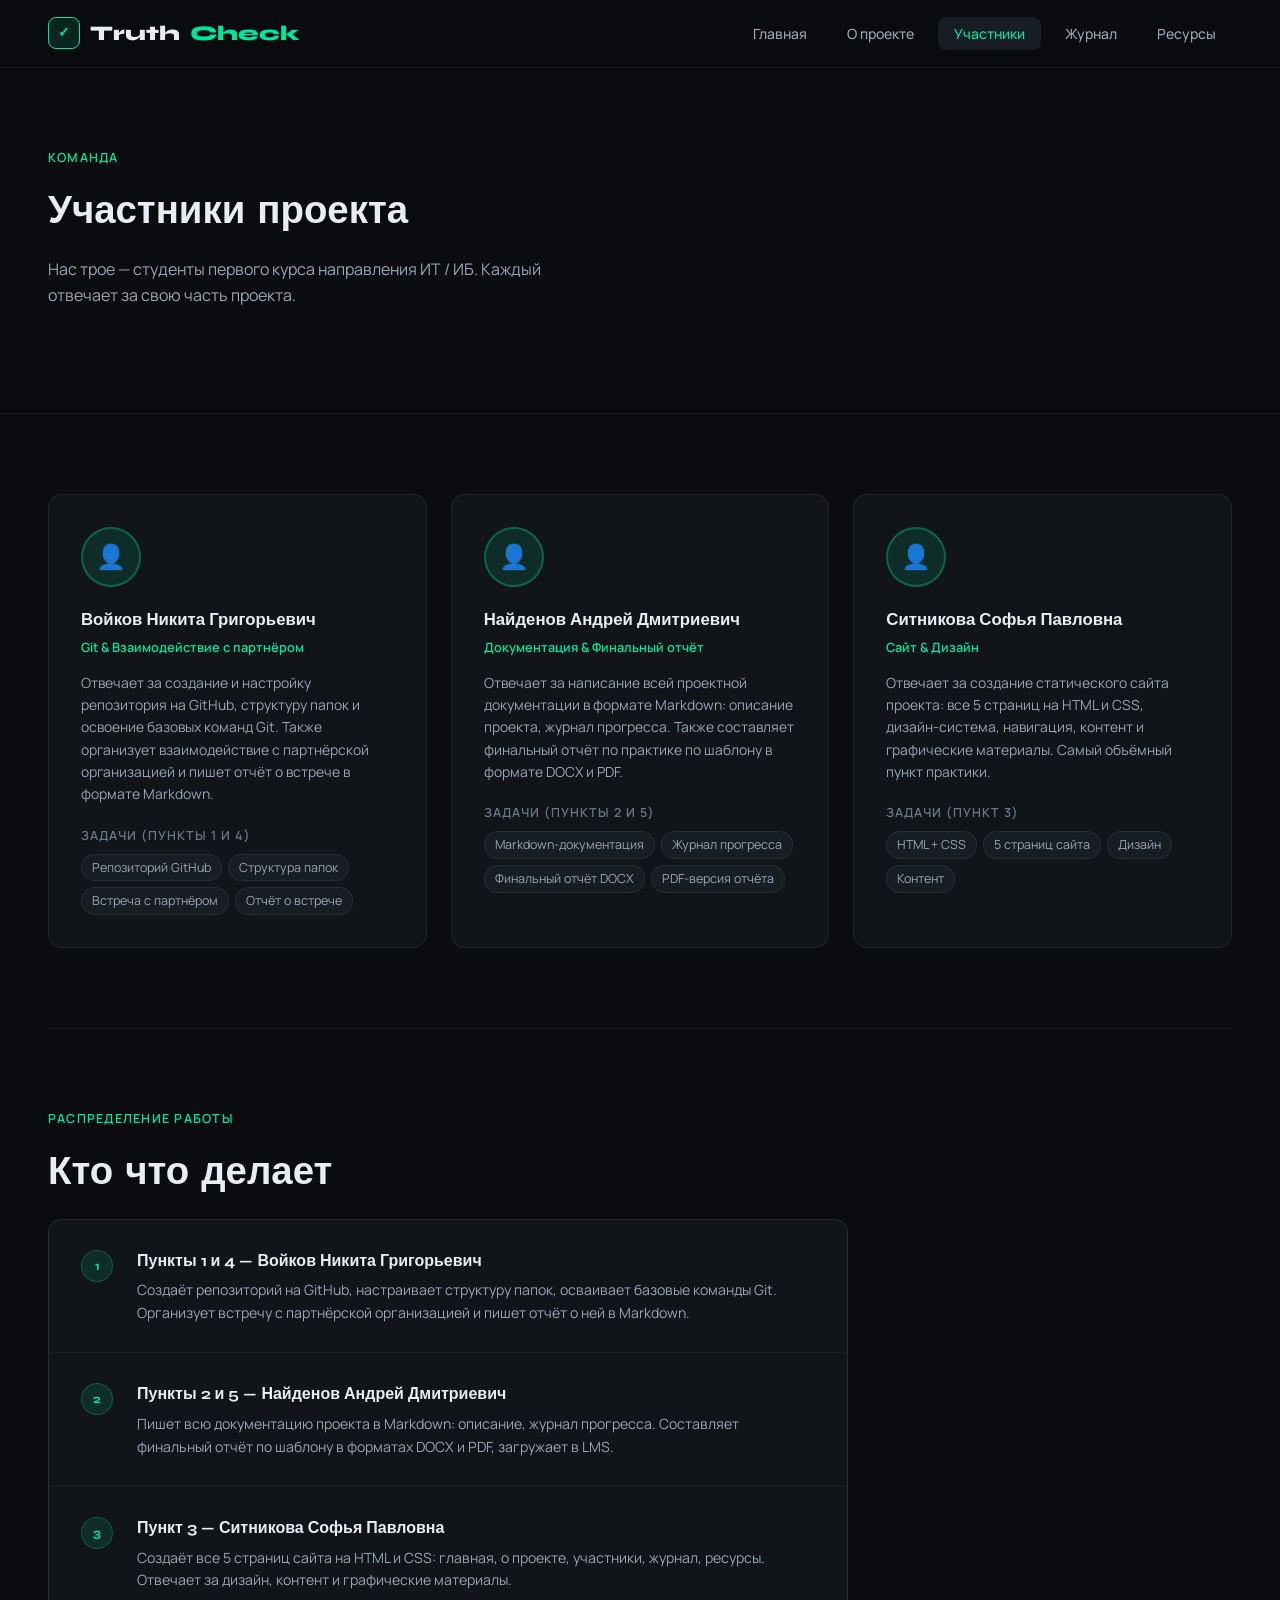
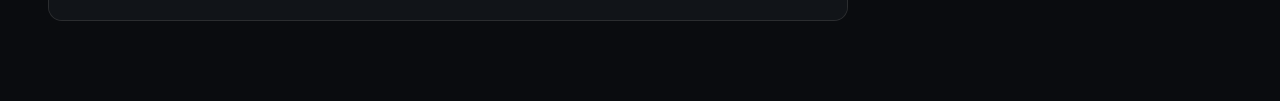
<file: scripts/team.html>
<!DOCTYPE html>
<html lang="ru">
<head>
  <meta charset="UTF-8">
  <meta name="viewport" content="width=device-width, initial-scale=1.0">
  <title>Участники — TruthCheck</title>
  <link rel="stylesheet" href="css/style.css">
</head>
<body>

<nav>
  <a href="index.html" class="nav-logo">
    <span class="logo-icon">✓</span>
    Truth<span>Check</span>
  </a>
  <ul class="nav-links">
    <li><a href="index.html">Главная</a></li>
    <li><a href="about.html">О проекте</a></li>
    <li><a href="team.html" class="active">Участники</a></li>
    <li><a href="journal.html">Журнал</a></li>
    <li><a href="resources.html">Ресурсы</a></li>
  </ul>
</nav>

<main>

  <div class="page-header">
    <p class="section-label">Команда</p>
    <h1 class="section-title">Участники проекта</h1>
    <p class="section-sub">Нас трое — студенты первого курса направления ИТ / ИБ. Каждый отвечает за свою часть проекта.</p>
  </div>

  <section>
    <div class="team-grid">

      <div class="team-card">
        <div class="team-avatar">👤</div>
        <div class="team-name">Войков Никита Григорьевич</div>
        <div class="team-role">Git & Взаимодействие с партнёром</div>
        <div class="team-desc">
          Отвечает за создание и настройку репозитория на GitHub, структуру папок и освоение базовых команд Git. Также организует взаимодействие с партнёрской организацией и пишет отчёт о встрече в формате Markdown.
        </div>
        <div style="margin-top:20px; display:flex; flex-direction:column; gap:8px;">
          <div style="font-size:0.78rem; color:var(--text-muted); font-weight:600; text-transform:uppercase; letter-spacing:0.08em;">Задачи (пункты 1 и 4)</div>
          <div style="display:flex; flex-wrap:wrap; gap:6px;">
            <span style="font-size:0.78rem; background:var(--bg3); border:1px solid var(--border); padding:3px 10px; border-radius:999px; color:var(--text-mid);">Репозиторий GitHub</span>
            <span style="font-size:0.78rem; background:var(--bg3); border:1px solid var(--border); padding:3px 10px; border-radius:999px; color:var(--text-mid);">Структура папок</span>
            <span style="font-size:0.78rem; background:var(--bg3); border:1px solid var(--border); padding:3px 10px; border-radius:999px; color:var(--text-mid);">Встреча с партнёром</span>
            <span style="font-size:0.78rem; background:var(--bg3); border:1px solid var(--border); padding:3px 10px; border-radius:999px; color:var(--text-mid);">Отчёт о встрече</span>
          </div>
        </div>
      </div>

      <div class="team-card">
        <div class="team-avatar">👤</div>
        <div class="team-name">Найденов Андрей Дмитриевич</div>
        <div class="team-role">Документация & Финальный отчёт</div>
        <div class="team-desc">
          Отвечает за написание всей проектной документации в формате Markdown: описание проекта, журнал прогресса. Также составляет финальный отчёт по практике по шаблону в формате DOCX и PDF.
        </div>
        <div style="margin-top:20px; display:flex; flex-direction:column; gap:8px;">
          <div style="font-size:0.78rem; color:var(--text-muted); font-weight:600; text-transform:uppercase; letter-spacing:0.08em;">Задачи (пункты 2 и 5)</div>
          <div style="display:flex; flex-wrap:wrap; gap:6px;">
            <span style="font-size:0.78rem; background:var(--bg3); border:1px solid var(--border); padding:3px 10px; border-radius:999px; color:var(--text-mid);">Markdown-документация</span>
            <span style="font-size:0.78rem; background:var(--bg3); border:1px solid var(--border); padding:3px 10px; border-radius:999px; color:var(--text-mid);">Журнал прогресса</span>
            <span style="font-size:0.78rem; background:var(--bg3); border:1px solid var(--border); padding:3px 10px; border-radius:999px; color:var(--text-mid);">Финальный отчёт DOCX</span>
            <span style="font-size:0.78rem; background:var(--bg3); border:1px solid var(--border); padding:3px 10px; border-radius:999px; color:var(--text-mid);">PDF-версия отчёта</span>
          </div>
        </div>
      </div>

      <div class="team-card">
        <div class="team-avatar">👤</div>
        <div class="team-name">Ситникова Софья Павловна</div>
        <div class="team-role">Сайт & Дизайн</div>
        <div class="team-desc">
          Отвечает за создание статического сайта проекта: все 5 страниц на HTML и CSS, дизайн-система, навигация, контент и графические материалы. Самый объёмный пункт практики.
        </div>
        <div style="margin-top:20px; display:flex; flex-direction:column; gap:8px;">
          <div style="font-size:0.78rem; color:var(--text-muted); font-weight:600; text-transform:uppercase; letter-spacing:0.08em;">Задачи (пункт 3)</div>
          <div style="display:flex; flex-wrap:wrap; gap:6px;">
            <span style="font-size:0.78rem; background:var(--bg3); border:1px solid var(--border); padding:3px 10px; border-radius:999px; color:var(--text-mid);">HTML + CSS</span>
            <span style="font-size:0.78rem; background:var(--bg3); border:1px solid var(--border); padding:3px 10px; border-radius:999px; color:var(--text-mid);">5 страниц сайта</span>
            <span style="font-size:0.78rem; background:var(--bg3); border:1px solid var(--border); padding:3px 10px; border-radius:999px; color:var(--text-mid);">Дизайн</span>
            <span style="font-size:0.78rem; background:var(--bg3); border:1px solid var(--border); padding:3px 10px; border-radius:999px; color:var(--text-mid);">Контент</span>
          </div>
        </div>
      </div>

    </div>
  </section>

  <div class="divider"></div>

  <section>
    <p class="section-label">Распределение работы</p>
    <h2 class="section-title">Кто что делает</h2>

    <div class="steps">
      <div class="step">
        <div class="step-num">1</div>
        <div class="step-content">
          <h4>Пункты 1 и 4 — Войков Никита Григорьевич</h4>
          <p>Создаёт репозиторий на GitHub, настраивает структуру папок, осваивает базовые команды Git. Организует встречу с партнёрской организацией и пишет отчёт о ней в Markdown.</p>
        </div>
      </div>
      <div class="step">
        <div class="step-num">2</div>
        <div class="step-content">
          <h4>Пункты 2 и 5 — Найденов Андрей Дмитриевич</h4>
          <p>Пишет всю документацию проекта в Markdown: описание, журнал прогресса. Составляет финальный отчёт по шаблону в форматах DOCX и PDF, загружает в LMS.</p>
        </div>
      </div>
      <div class="step">
        <div class="step-num">3</div>
        <div class="step-content">
          <h4>Пункт 3 — Ситникова Софья Павловна</h4>
          <p>Создаёт все 5 страниц сайта на HTML и CSS: главная, о проекте, участники, журнал, ресурсы. Отвечает за дизайн, контент и графические материалы.</p>
        </div>
      </div>
    </div>
  </section>

</main>


</body>
</html>
</file>
<file: scripts/css/style.css>
@import url('https://fonts.googleapis.com/css2?family=Syne:wght@400;600;700;800&family=Manrope:wght@300;400;500;600&display=swap');

:root {
  --bg: #0a0c0f;
  --bg2: #111418;
  --bg3: #181d24;
  --border: rgba(255,255,255,0.07);
  --green: #00e5a0;
  --green-dim: rgba(0,229,160,0.12);
  --green-glow: rgba(0,229,160,0.25);
  --yellow: #f5c842;
  --red: #ff4d6a;
  --text: #e8edf3;
  --text-muted: #6b7785;
  --text-mid: #9aa5b4;
  --radius: 14px;
  --radius-sm: 8px;
}

*, *::before, *::after { box-sizing: border-box; margin: 0; padding: 0; }

html { scroll-behavior: smooth; }

body {
  font-family: 'Manrope', sans-serif;
  background: var(--bg);
  color: var(--text);
  min-height: 100vh;
  line-height: 1.6;
  -webkit-font-smoothing: antialiased;
}

/* ── NAV ── */
nav {
  position: fixed;
  top: 0; left: 0; right: 0;
  z-index: 100;
  display: flex;
  align-items: center;
  justify-content: space-between;
  padding: 0 48px;
  height: 68px;
  background: rgba(10,12,15,0.85);
  backdrop-filter: blur(16px);
  border-bottom: 1px solid var(--border);
}

.nav-logo {
  font-family: 'Syne', sans-serif;
  font-weight: 800;
  font-size: 1.3rem;
  color: var(--text);
  text-decoration: none;
  display: flex;
  align-items: center;
  gap: 10px;
}

.nav-logo span { color: var(--green); }

.nav-logo .logo-icon {
  width: 32px; height: 32px;
  background: var(--green-dim);
  border: 1px solid var(--green);
  border-radius: 8px;
  display: flex; align-items: center; justify-content: center;
  font-size: 14px;
}

.nav-links {
  display: flex;
  gap: 8px;
  list-style: none;
}

.nav-links a {
  color: var(--text-mid);
  text-decoration: none;
  font-size: 0.875rem;
  font-weight: 500;
  padding: 7px 16px;
  border-radius: var(--radius-sm);
  transition: all 0.2s;
}

.nav-links a:hover,
.nav-links a.active {
  color: var(--text);
  background: var(--bg3);
}

.nav-links a.active { color: var(--green); }

/* ── MAIN WRAPPER ── */
main { padding-top: 68px; }

/* ── HERO ── */
.hero {
  min-height: calc(100vh - 68px);
  display: flex;
  flex-direction: column;
  align-items: center;
  justify-content: center;
  text-align: center;
  padding: 80px 24px;
  position: relative;
  overflow: hidden;
}

.hero::before {
  content: '';
  position: absolute;
  top: -200px; left: 50%;
  transform: translateX(-50%);
  width: 800px; height: 800px;
  background: radial-gradient(circle, rgba(0,229,160,0.07) 0%, transparent 70%);
  pointer-events: none;
}

.hero-badge {
  display: inline-flex;
  align-items: center;
  gap: 8px;
  background: var(--green-dim);
  border: 1px solid rgba(0,229,160,0.3);
  color: var(--green);
  font-size: 0.78rem;
  font-weight: 600;
  letter-spacing: 0.08em;
  text-transform: uppercase;
  padding: 6px 16px;
  border-radius: 999px;
  margin-bottom: 32px;
}

.hero-badge::before {
  content: '';
  width: 6px; height: 6px;
  background: var(--green);
  border-radius: 50%;
  animation: pulse 2s infinite;
}

@keyframes pulse {
  0%, 100% { opacity: 1; transform: scale(1); }
  50% { opacity: 0.5; transform: scale(1.4); }
}

.hero h1 {
  font-family: 'Syne', sans-serif;
  font-size: clamp(2.4rem, 6vw, 4.5rem);
  font-weight: 800;
  line-height: 1.1;
  max-width: 820px;
  margin-bottom: 24px;
}

.hero h1 em {
  font-style: normal;
  color: var(--green);
}

.hero p {
  font-size: 1.05rem;
  color: var(--text-mid);
  max-width: 520px;
  margin-bottom: 48px;
  font-weight: 400;
}

.btn-primary {
  display: inline-flex;
  align-items: center;
  gap: 10px;
  background: var(--green);
  color: #0a0c0f;
  font-family: 'Manrope', sans-serif;
  font-weight: 700;
  font-size: 0.95rem;
  padding: 14px 32px;
  border-radius: var(--radius-sm);
  text-decoration: none;
  transition: all 0.2s;
  border: none;
  cursor: pointer;
}

.btn-primary:hover {
  background: #00ffb3;
  transform: translateY(-2px);
  box-shadow: 0 8px 32px var(--green-glow);
}

.btn-ghost {
  display: inline-flex;
  align-items: center;
  gap: 10px;
  background: transparent;
  color: var(--text-mid);
  font-family: 'Manrope', sans-serif;
  font-weight: 600;
  font-size: 0.95rem;
  padding: 14px 24px;
  border-radius: var(--radius-sm);
  text-decoration: none;
  border: 1px solid var(--border);
  transition: all 0.2s;
  cursor: pointer;
}

.btn-ghost:hover {
  border-color: rgba(255,255,255,0.2);
  color: var(--text);
}

.hero-btns {
  display: flex;
  gap: 16px;
  flex-wrap: wrap;
  justify-content: center;
}

/* ── STATS ROW ── */
.stats-row {
  display: flex;
  gap: 1px;
  background: var(--border);
  border-top: 1px solid var(--border);
  border-bottom: 1px solid var(--border);
}

.stat-item {
  flex: 1;
  background: var(--bg);
  padding: 32px 24px;
  text-align: center;
}

.stat-num {
  font-family: 'Syne', sans-serif;
  font-size: 2rem;
  font-weight: 800;
  color: var(--green);
  display: block;
}

.stat-label {
  font-size: 0.82rem;
  color: var(--text-muted);
  margin-top: 4px;
}

/* ── SECTION ── */
section { padding: 80px 48px; }

.section-label {
  font-size: 0.78rem;
  font-weight: 600;
  letter-spacing: 0.1em;
  text-transform: uppercase;
  color: var(--green);
  margin-bottom: 12px;
}

.section-title {
  font-family: 'Syne', sans-serif;
  font-size: clamp(1.6rem, 3vw, 2.4rem);
  font-weight: 800;
  margin-bottom: 16px;
  max-width: 600px;
}

.section-sub {
  color: var(--text-mid);
  font-size: 1rem;
  max-width: 540px;
  margin-bottom: 56px;
}

/* ── CARDS ── */
.cards-grid {
  display: grid;
  grid-template-columns: repeat(auto-fit, minmax(280px, 1fr));
  gap: 1px;
  background: var(--border);
  border: 1px solid var(--border);
  border-radius: var(--radius);
  overflow: hidden;
}

.card {
  background: var(--bg2);
  padding: 32px;
  transition: background 0.2s;
}

.card:hover { background: var(--bg3); }

.card-icon {
  width: 44px; height: 44px;
  background: var(--green-dim);
  border: 1px solid rgba(0,229,160,0.2);
  border-radius: 10px;
  display: flex; align-items: center; justify-content: center;
  font-size: 20px;
  margin-bottom: 20px;
}

.card h3 {
  font-family: 'Syne', sans-serif;
  font-size: 1.05rem;
  font-weight: 700;
  margin-bottom: 10px;
}

.card p { font-size: 0.88rem; color: var(--text-mid); line-height: 1.65; }

/* ── HOW IT WORKS ── */
.steps {
  display: flex;
  flex-direction: column;
  gap: 1px;
  background: var(--border);
  border: 1px solid var(--border);
  border-radius: var(--radius);
  overflow: hidden;
  max-width: 800px;
}

.step {
  background: var(--bg2);
  padding: 28px 32px;
  display: flex;
  gap: 24px;
  align-items: flex-start;
  transition: background 0.2s;
}

.step:hover { background: var(--bg3); }

.step-num {
  font-family: 'Syne', sans-serif;
  font-size: 0.78rem;
  font-weight: 700;
  color: var(--green);
  background: var(--green-dim);
  border: 1px solid rgba(0,229,160,0.25);
  width: 32px; height: 32px;
  border-radius: 50%;
  display: flex; align-items: center; justify-content: center;
  flex-shrink: 0;
  margin-top: 2px;
}

.step-content h4 {
  font-family: 'Syne', sans-serif;
  font-weight: 700;
  margin-bottom: 6px;
}

.step-content p { font-size: 0.88rem; color: var(--text-mid); }

/* ── SCORE DEMO ── */
.score-demo {
  background: var(--bg2);
  border: 1px solid var(--border);
  border-radius: var(--radius);
  padding: 40px;
  max-width: 420px;
  text-align: center;
}

.score-ring {
  width: 140px; height: 140px;
  margin: 0 auto 24px;
  position: relative;
}

.score-ring svg { transform: rotate(-90deg); }

.score-ring .track { fill: none; stroke: var(--bg3); stroke-width: 10; }
.score-ring .fill  { fill: none; stroke-width: 10; stroke-linecap: round; transition: stroke-dashoffset 1s ease; }

.score-center {
  position: absolute;
  inset: 0;
  display: flex;
  flex-direction: column;
  align-items: center;
  justify-content: center;
}

.score-num {
  font-family: 'Syne', sans-serif;
  font-size: 2rem;
  font-weight: 800;
}

.score-of { font-size: 0.72rem; color: var(--text-muted); }

/* ── TRUST LEVELS ── */
.trust-levels {
  display: flex;
  gap: 8px;
  margin-top: 20px;
  justify-content: center;
  flex-wrap: wrap;
}

.trust-tag {
  font-size: 0.78rem;
  font-weight: 600;
  padding: 4px 12px;
  border-radius: 999px;
  border: 1px solid;
}

.trust-tag.high   { color: var(--green);  border-color: rgba(0,229,160,0.3);  background: rgba(0,229,160,0.08); }
.trust-tag.mid    { color: var(--yellow); border-color: rgba(245,200,66,0.3); background: rgba(245,200,66,0.08); }
.trust-tag.low    { color: var(--red);    border-color: rgba(255,77,106,0.3); background: rgba(255,77,106,0.08); }

/* ── TEAM CARDS ── */
.team-grid {
  display: grid;
  grid-template-columns: repeat(auto-fit, minmax(260px, 1fr));
  gap: 24px;
}

.team-card {
  background: var(--bg2);
  border: 1px solid var(--border);
  border-radius: var(--radius);
  padding: 32px;
  transition: all 0.25s;
}

.team-card:hover {
  border-color: rgba(0,229,160,0.25);
  transform: translateY(-4px);
  box-shadow: 0 16px 48px rgba(0,0,0,0.4);
}

.team-avatar {
  width: 60px; height: 60px;
  border-radius: 50%;
  background: var(--green-dim);
  border: 2px solid rgba(0,229,160,0.3);
  display: flex; align-items: center; justify-content: center;
  font-size: 1.5rem;
  margin-bottom: 20px;
}

.team-name {
  font-family: 'Syne', sans-serif;
  font-weight: 700;
  font-size: 1.05rem;
  margin-bottom: 4px;
}

.team-role {
  font-size: 0.8rem;
  color: var(--green);
  font-weight: 600;
  margin-bottom: 14px;
}

.team-desc { font-size: 0.87rem; color: var(--text-mid); }

/* ── JOURNAL POSTS ── */
.journal-list {
  display: flex;
  flex-direction: column;
  gap: 1px;
  background: var(--border);
  border: 1px solid var(--border);
  border-radius: var(--radius);
  overflow: hidden;
}

.journal-post {
  background: var(--bg2);
  padding: 32px;
  display: flex;
  gap: 32px;
  transition: background 0.2s;
}

.journal-post:hover { background: var(--bg3); }

.post-date {
  font-family: 'Syne', sans-serif;
  font-size: 0.78rem;
  font-weight: 700;
  color: var(--text-muted);
  white-space: nowrap;
  padding-top: 4px;
  min-width: 80px;
}

.post-tag {
  display: inline-block;
  font-size: 0.72rem;
  font-weight: 600;
  color: var(--green);
  background: var(--green-dim);
  border: 1px solid rgba(0,229,160,0.2);
  padding: 2px 10px;
  border-radius: 999px;
  margin-bottom: 10px;
}

.post-title {
  font-family: 'Syne', sans-serif;
  font-weight: 700;
  font-size: 1.05rem;
  margin-bottom: 8px;
}

.post-text { font-size: 0.87rem; color: var(--text-mid); line-height: 1.65; }

/* ── RESOURCES ── */
.resources-grid {
  display: grid;
  grid-template-columns: repeat(auto-fit, minmax(300px, 1fr));
  gap: 16px;
}

.resource-card {
  background: var(--bg2);
  border: 1px solid var(--border);
  border-radius: var(--radius);
  padding: 24px;
  text-decoration: none;
  color: inherit;
  display: flex;
  gap: 16px;
  align-items: flex-start;
  transition: all 0.2s;
}

.resource-card:hover {
  border-color: rgba(0,229,160,0.25);
  background: var(--bg3);
  transform: translateY(-2px);
}

.resource-icon {
  width: 40px; height: 40px;
  background: var(--green-dim);
  border: 1px solid rgba(0,229,160,0.2);
  border-radius: 10px;
  display: flex; align-items: center; justify-content: center;
  font-size: 18px;
  flex-shrink: 0;
}

.resource-title {
  font-family: 'Syne', sans-serif;
  font-weight: 700;
  font-size: 0.95rem;
  margin-bottom: 4px;
}

.resource-desc { font-size: 0.82rem; color: var(--text-muted); }

.resource-link {
  font-size: 0.78rem;
  color: var(--green);
  margin-top: 8px;
  display: block;
  word-break: break-all;
}

/* ── FOOTER ── */
footer {
  border-top: 1px solid var(--border);
  padding: 32px 48px;
  display: flex;
  align-items: center;
  justify-content: space-between;
  color: var(--text-muted);
  font-size: 0.82rem;
}

footer a {
  color: var(--green);
  text-decoration: none;
}

/* ── PAGE HEADER ── */
.page-header {
  padding: 80px 48px 48px;
  border-bottom: 1px solid var(--border);
}

/* ── DIVIDER ── */
.divider {
  height: 1px;
  background: var(--border);
  margin: 0 48px;
}

/* ── ABOUT SPLIT ── */
.about-split {
  display: grid;
  grid-template-columns: 1fr 1fr;
  gap: 64px;
  align-items: start;
}

@media (max-width: 768px) {
  nav { padding: 0 20px; }
  section { padding: 60px 20px; }
  .about-split { grid-template-columns: 1fr; }
  .journal-post { flex-direction: column; gap: 12px; }
  footer { flex-direction: column; gap: 12px; text-align: center; }
  .page-header { padding: 60px 20px 40px; }
}
</file>
